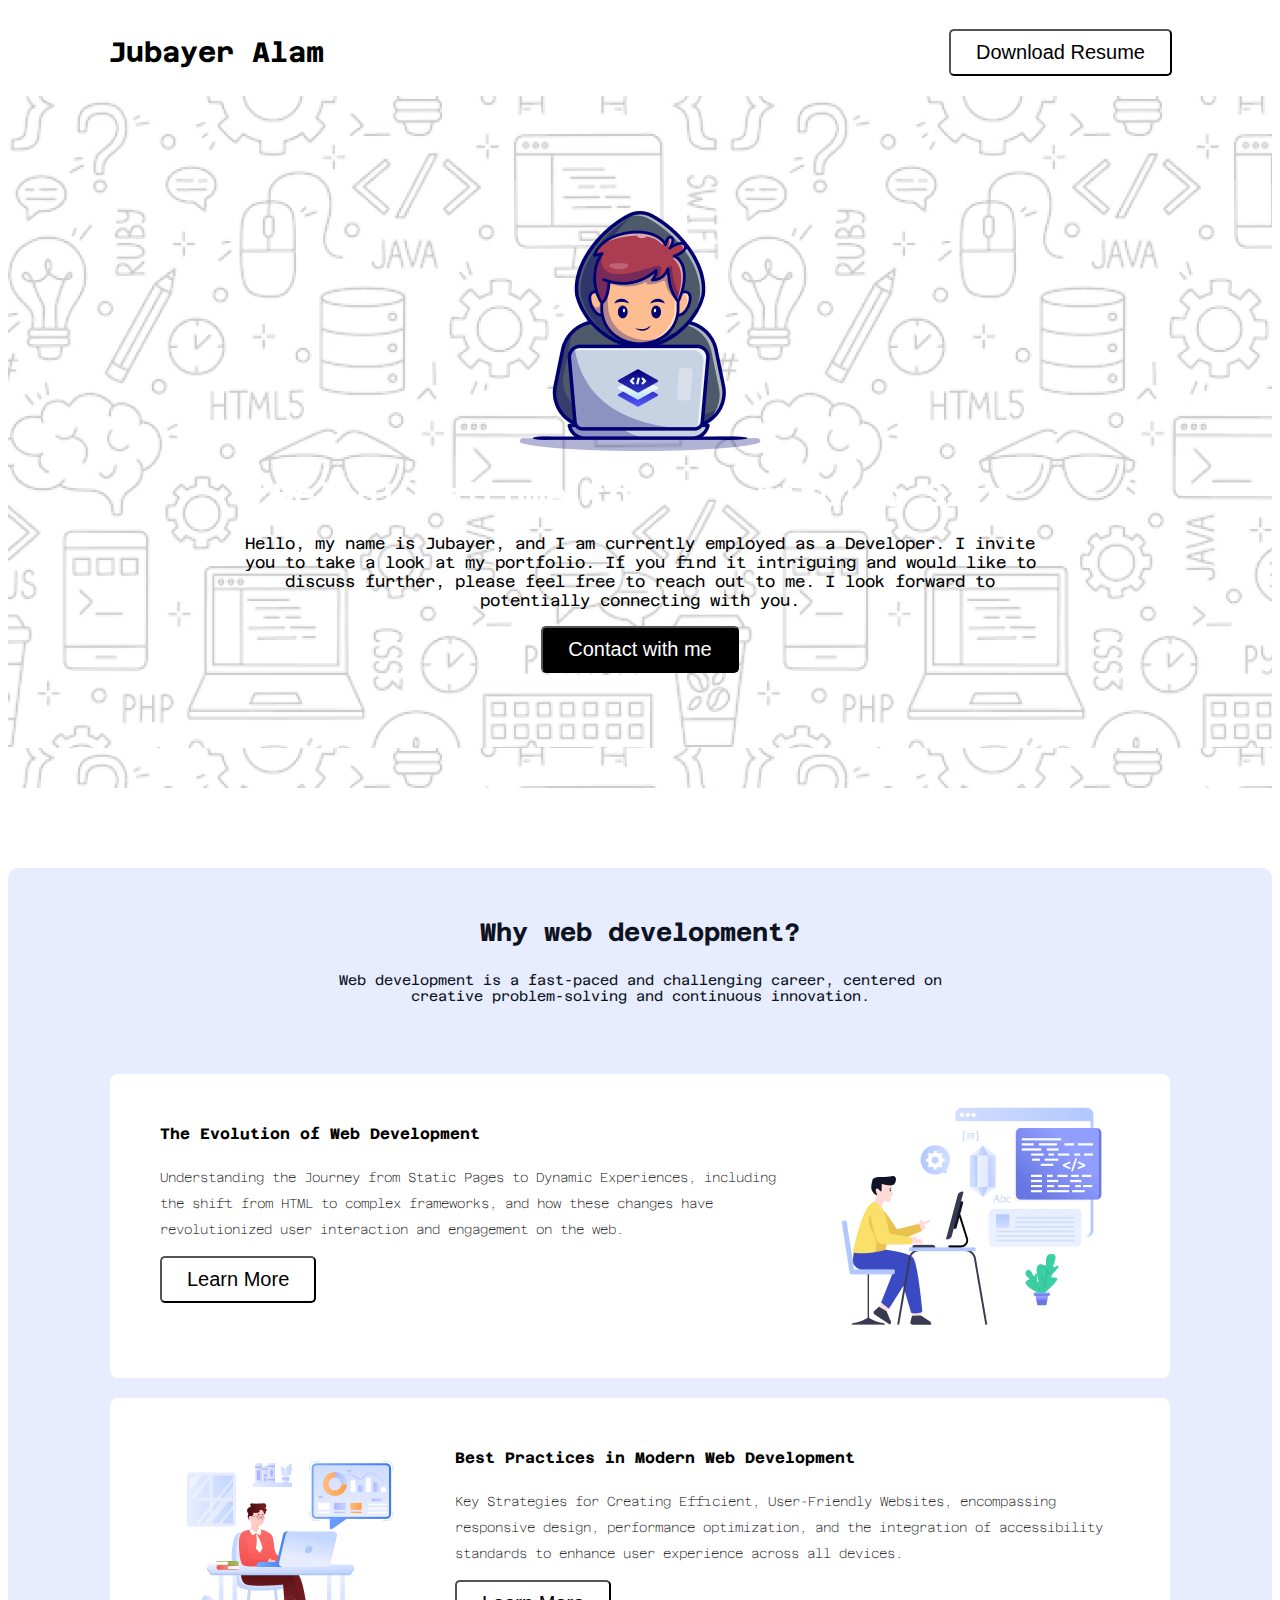
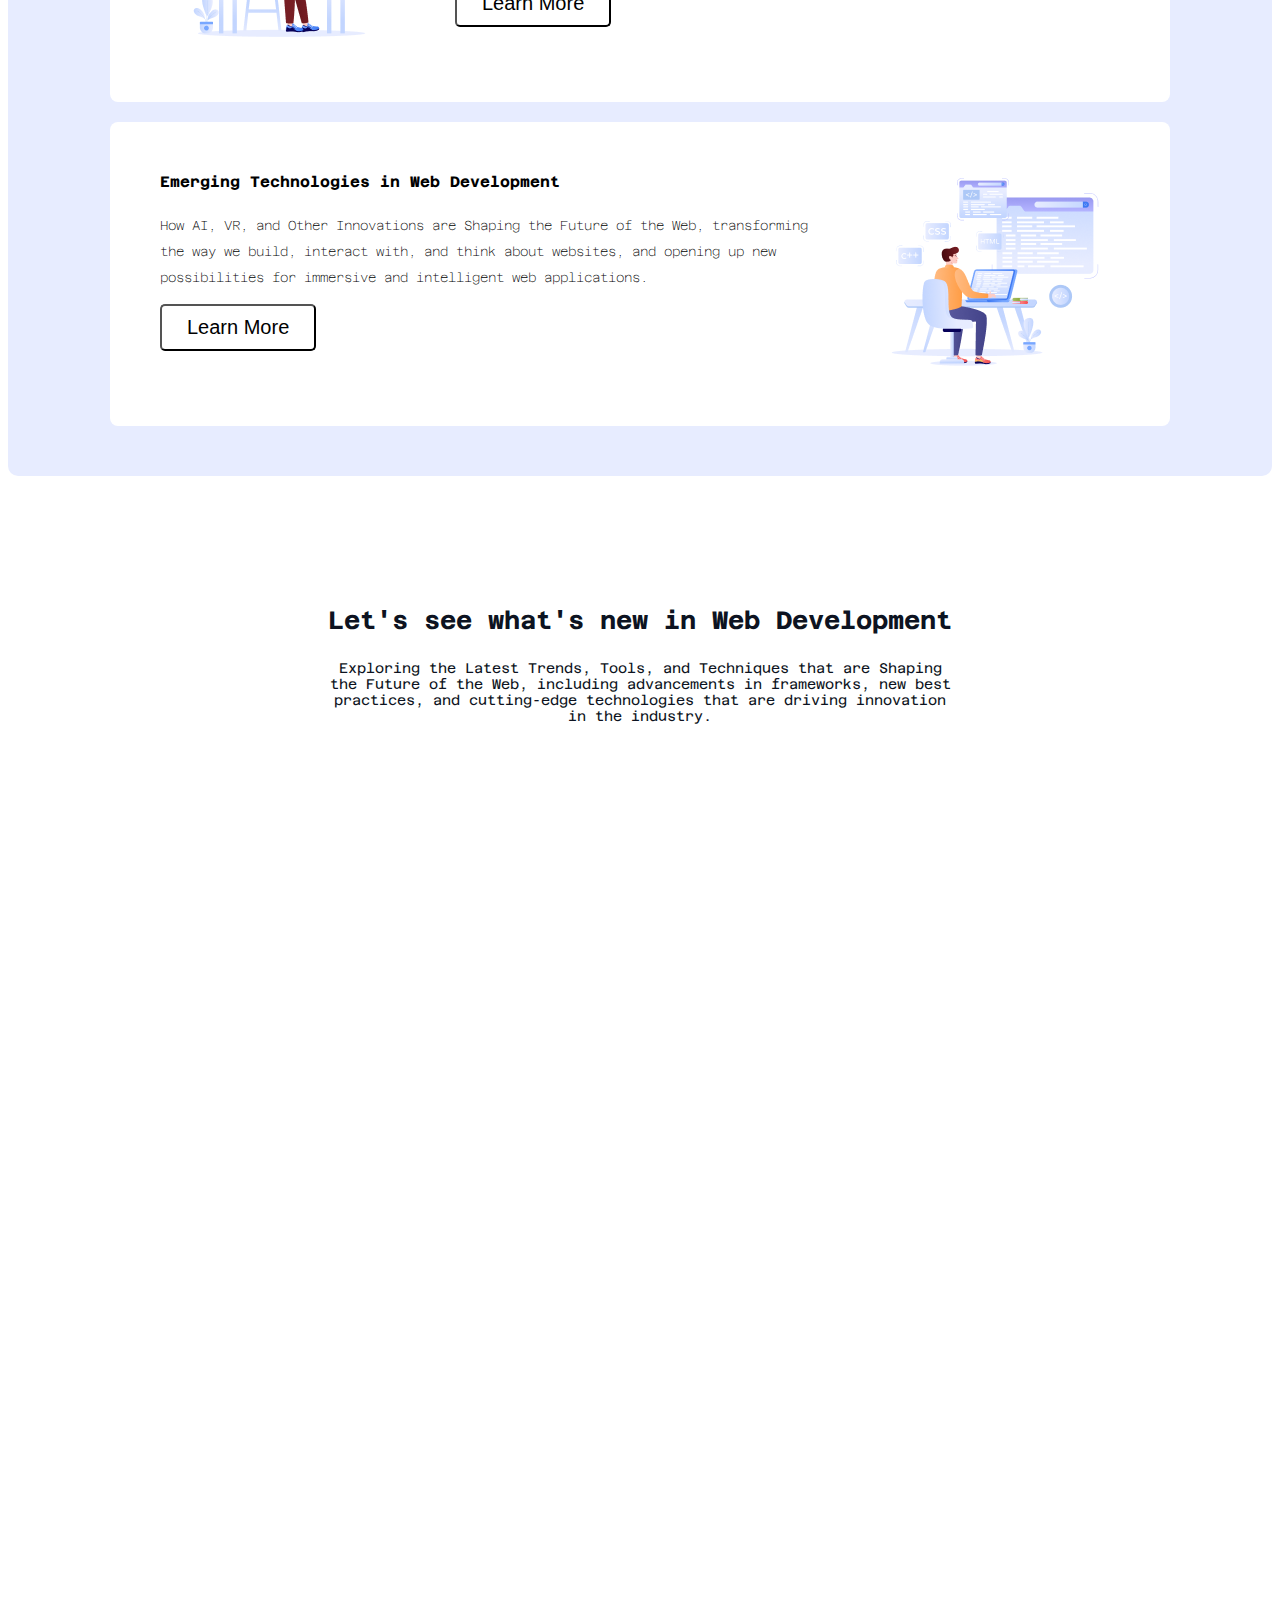
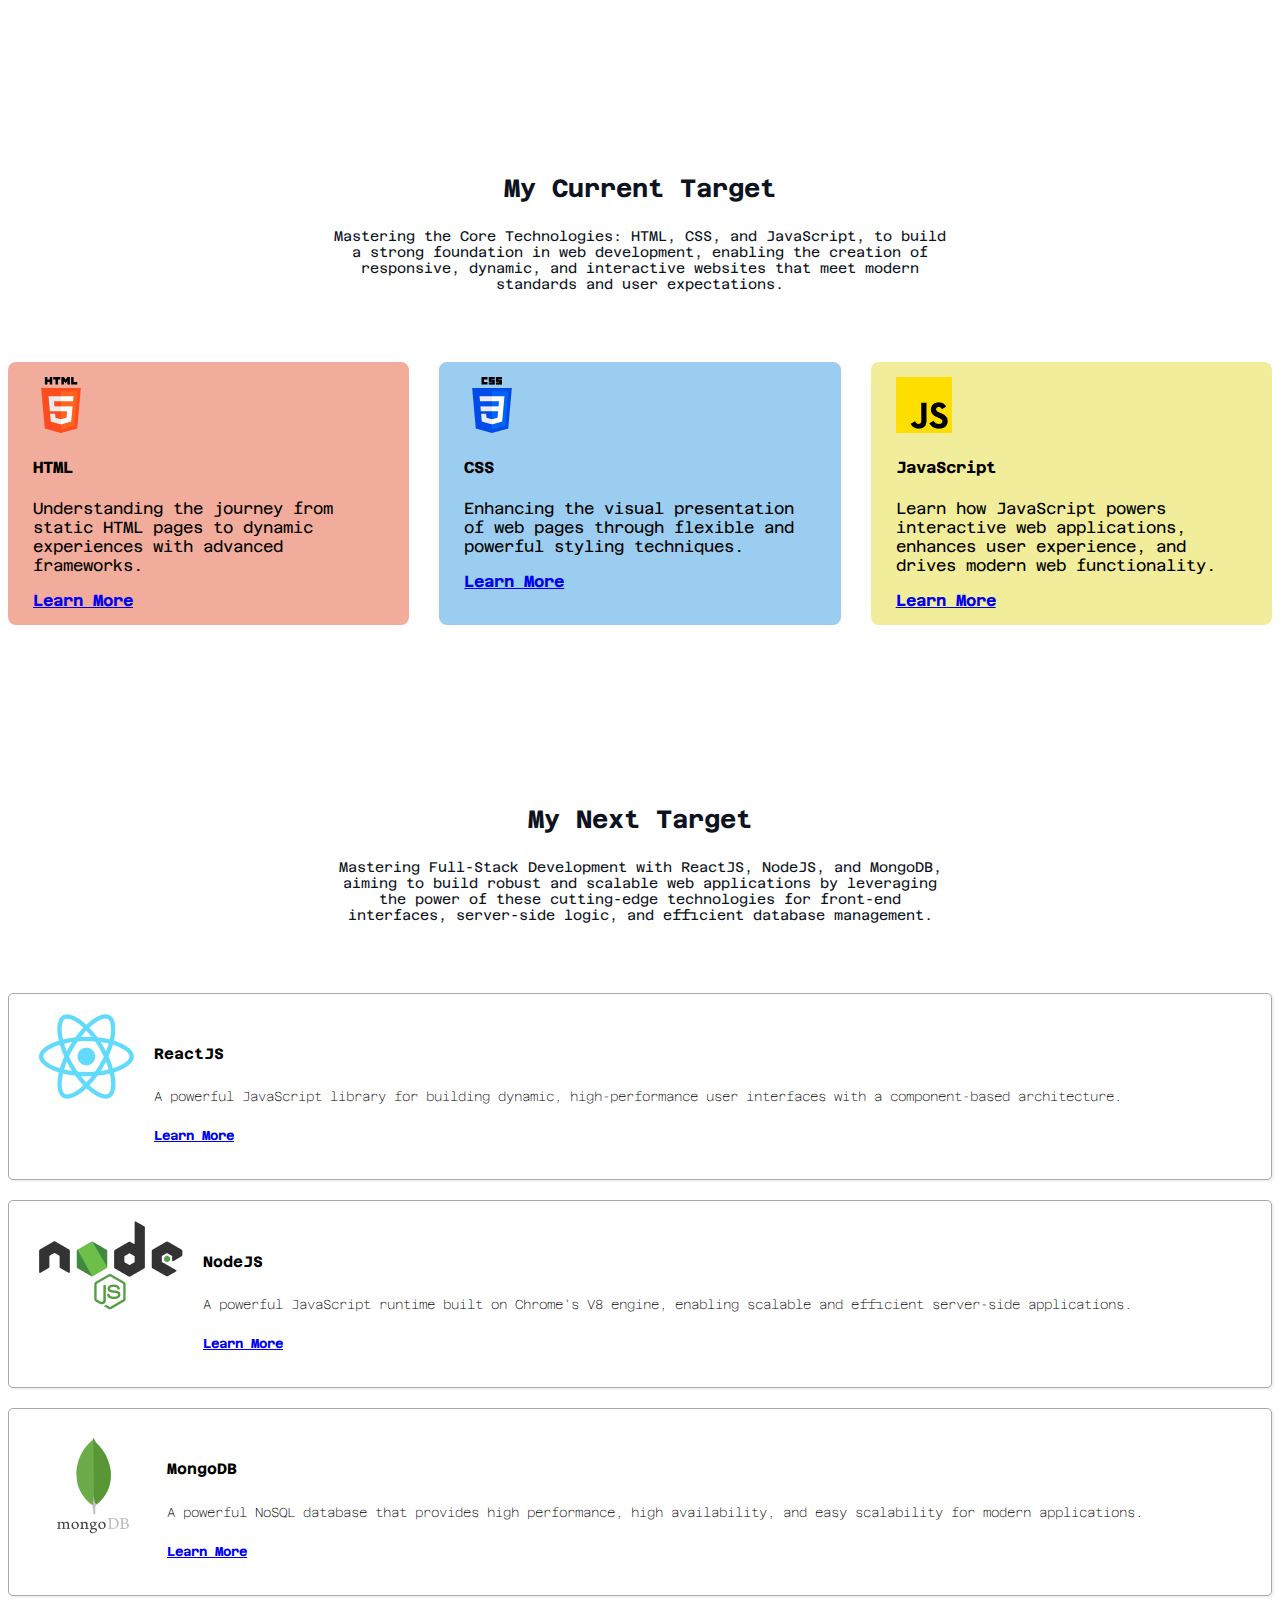
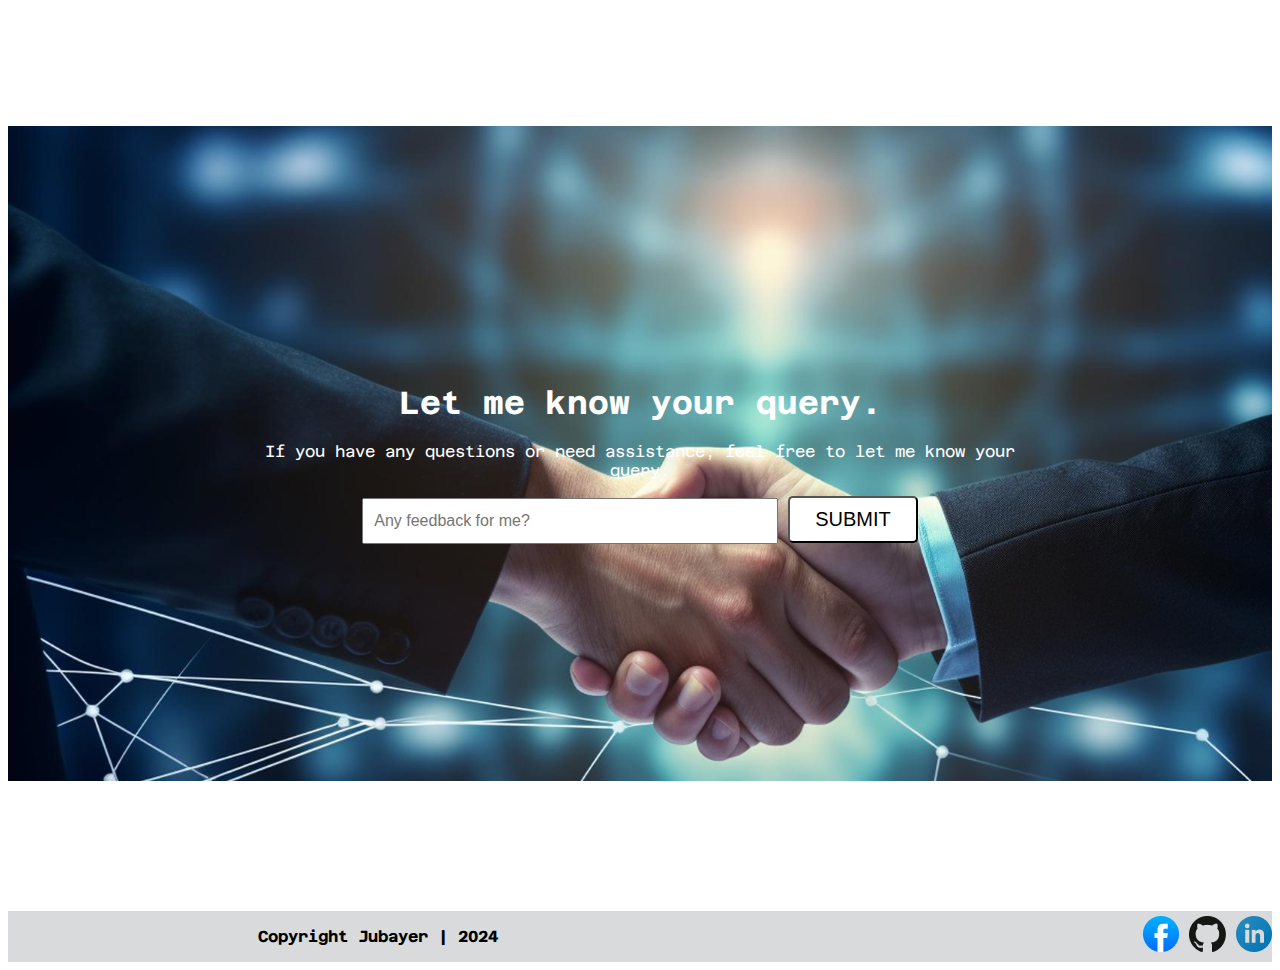
<file: index.html>
<!DOCTYPE html>
<html lang="en">
<!-- Head Related Information -->
<head>
    <meta charset="UTF-8">
    <meta name="viewport" content="width=device-width, initial-scale=1.0">
    <title>Jubayer Alam</title>
    <link rel="preconnect" href="https://fonts.googleapis.com">
    <link rel="preconnect" href="https://fonts.gstatic.com" crossorigin>
    <link href="https://fonts.googleapis.com/css2?family=Azeret+Mono:ital,wght@0,100..900;1,100..900&display=swap" rel="stylesheet">
    <link rel="icon" href="images/favicon.png" type="images/x-icon">
    <link rel="stylesheet" href="styles/portfolio.css">
</head>
<!-- Body Related Information -->
<body class="azeret-mono-title ">
    <!-- Header Related Information -->
    <header class="header">
        <!-- Nav Related Information -->
        <nav>
            <h3 class="nav-title">Jubayer Alam</h3>
            <ul>
                <li><a href="https://cdn.seeklearning.com.au/files/career-advice/SEEK-resume-template-1.docx"><button class="btn-primary">Download Resume</button></a></li>
            </ul>
        </nav>
        <!-- Banner Related Information -->
        <div class="banner">
            <div class="banner-content">
                <img src="images/Group.png" alt="group_photo">
                <h1>"Hello! Welcome to my Portfolio Site"</h1>
                <p>Hello, my name is Jubayer, and I am currently employed as a Developer. I invite you to take a look at my portfolio. If you find it intriguing and would like to discuss further, please feel free to reach out to me. I look forward to potentially connecting with you.</p>
                <a href="#bottom"><button class="btn-contact-me">Contact with me</button></a>
            </div>
        </div>
    </header>
    <!-- Main Related Information -->
    <main>
        <!-- Why Web Development Section Related Information -->
        <section class="section-info secondary-bg">
            <h3 class="section-title">Why web development?</h3>
            <p class="section-description">Web development is a fast-paced and challenging career, centered on creative problem-solving and continuous innovation.</p>
            <!-- Why Web Development Three Card Related Information -->
            <div class="info-card-section">
                <div class="info-card">
                    <div class="info-card-content">
                        <h3>The Evolution of Web Development</h3>
                        <p>Understanding the Journey from Static Pages to Dynamic Experiences, including the shift from HTML to complex frameworks, and how these changes have revolutionized user interaction and engagement on the web.</p>
                        <a href="https://medium.com/@Abhishek-Tiwari/the-history-and-evolution-of-web-development-from-html-to-the-modern-web-982e3f90e891" target="_blank"><button class="btn-primary">Learn More</button></a>
                    </div>
                    <div class="info-card-image">
                        <img src="images/Layer_1.png" alt="layer_1_image">
                    </div>
                </div>
                <div class="info-card">
                    <div class="info-card-image">
                        <img src="images/Group 3.png" alt="group_3_image">
                    </div>
                    <div class="info-card-content">
                        <h3>Best Practices in Modern Web Development</h3>
                        <p>Key Strategies for Creating Efficient, User-Friendly Websites, encompassing responsive design, performance optimization, and the integration of accessibility standards to enhance user experience across all devices.</p>
                        <a href="https://www.tatvasoft.com/outsourcing/2022/10/web-development-best-practices.html" target="_blank"><button class="btn-primary">Learn More</button></a>
                    </div>
                </div>
                <div class="info-card">
                    <div class="info-card-content">
                        <h3>Emerging Technologies in Web Development</h3>
                        <p>How AI, VR, and Other Innovations are Shaping the Future of the Web, transforming the way we build, interact with, and think about websites, and opening up new possibilities for immersive and intelligent web applications.</p>
                        <a href="https://www.globalmediainsight.com/blog/web-development-trends/" target="_blank"><button class="btn-primary">Learn More</button></a>
                    </div>
                    <div class="info-card-image">
                        <img src="images/Group 4.png" alt="group_4_image">
                    </div>
                </div>
            </div>
        </section>
        <!-- Youtube Video Section Related Information -->
        <section class="section-info">
            <h3 class="section-title">Let's see what's new in Web Development</h3>
            <p class="section-description">Exploring the Latest Trends, Tools, and Techniques that are Shaping the Future of the Web, including advancements in frameworks, new best practices, and cutting-edge technologies that are driving innovation in the industry.</p>
            <!-- iFrame Related Information -->
            <div class="iFrame-section">
                <iframe width="1400" height="800" src="https://www.youtube.com/embed/NWnBxQjssvQ?si=yeGdZ3EBjBi8bO-a" title="YouTube video player" frameborder="0" allow="accelerometer; autoplay; clipboard-write; encrypted-media; gyroscope; picture-in-picture; web-share" referrerpolicy="strict-origin-when-cross-origin" allowfullscreen></iframe>
            </div>
        </section>
        <!-- Current Target Section Related Information -->
        <section class="section-info">
            <h3 class="section-title">My Current Target</h3>
            <p class="section-description">Mastering the Core Technologies: HTML, CSS, and JavaScript, to build a strong foundation in web development, enabling the creation of responsive, dynamic, and interactive websites that meet modern standards and user expectations.</p>
            <!-- Current Target Skills Container Related Information -->
            <div class="current-target-container">
                <div style="background-color: #f1ac9b;" class="current-target">
                    <img src="images/html.png" alt="html_logo">
                    <h4>HTML</h4>
                    <p>Understanding the journey from static HTML pages to dynamic experiences with advanced frameworks.</p>
                    <a href="https://www.w3schools.com/html/" target="_blank">Learn More</a>
                </div>
                <div style="background-color: #9acdef;" class="current-target">
                    <img src="images/css.png" alt="css_logo">
                    <h4>CSS</h4>
                    <p>Enhancing the visual presentation of web pages through flexible and powerful styling techniques.</p>
                    <a href="https://www.w3schools.com/css/" target="_blank">Learn More</a>
                </div>
                <div style="background-color: #f1ed9b;" class="current-target">
                    <img src="images/js.png" alt="js_logo">
                    <h4>JavaScript</h4>
                    <p>Learn how JavaScript powers interactive web applications, enhances user experience, and drives modern web functionality.</p>
                    <a href="https://www.w3schools.com/js/" target="_blank">Learn More</a>
                </div>
            </div>
        </section>
        <!-- Next Target Section Related Information -->
        <section class="section-info">
            <h3 class="section-title">My Next Target</h3>
            <p class="section-description">Mastering Full-Stack Development with ReactJS, NodeJS, and MongoDB, aiming to build robust and scalable web applications by leveraging the power of these cutting-edge technologies for front-end interfaces, server-side logic, and efficient database management.</p>
            <!-- Next Target Skills Container Related Information -->
            <div class="next-target-container">
                <div class="next-target">
                    <div class="next-target-image">
                        <img src="images/react.png" alt="reactJS_logo">
                    </div>
                    <div class="next-target-content">
                        <h3>ReactJS</h3>
                        <p>A powerful JavaScript library for building dynamic, high-performance user interfaces with a component-based architecture.</p>
                        <a href="https://react.dev/" target="_blank">Learn More</a>
                    </div>
                </div>
                <div class="next-target">
                    <div class="next-target-image">
                        <img src="images/nodejs.png" alt="nodeJS_logo">
                    </div>
                    <div class="next-target-content">
                        <h3>NodeJS</h3>
                        <p>A powerful JavaScript runtime built on Chrome's V8 engine, enabling scalable and efficient server-side applications.</p>
                        <a href="https://nodejs.org/en" target="_blank">Learn More</a>
                    </div>
                </div>
                <div class="next-target">
                    <div class="next-target-image">
                        <img src="images/mongodb.png" alt="MongoDB_logo">
                    </div>
                    <div class="next-target-content">
                        <h3>MongoDB</h3>
                        <p>A powerful NoSQL database that provides high performance, high availability, and easy scalability for modern applications.</p>
                        <a href="https://www.mongodb.com/" target="_blank">Learn More</a>
                    </div>
                </div>
            </div>
        </section>
         <!-- Support Related Information -->
        <section>
            <div class="support">
                <div class="support-content">
                    <h1>Let me know your query.</h1>
                    <p>If you have any questions or need assistance, feel free to let me know your query.</p>
                    <div class="support-input">
                        <input type="text" class="support-input-field" placeholder="Any feedback for me?">
                        <button class="btn-primary">SUBMIT</button>
                    </div>
                </div>
            </div>
        </section>
    </main>
    <!-- Footer Related Information -->
     <footer class="footer-bg">
        <div id="bottom" class="footer-content">
            <p>Copyright Jubayer | 2024</p>
            <div class="footer-image">
                <a href="https://www.facebook.com/" target="_blank"><img src="images/facebook.png" alt="facebook_logo"></a>
                <a href="https://github.com/" target="_blank"><img src="images/github.png" alt="github_logo"></a>
                <a href="https://www.linkedin.com/feed/" target="_blank"><img src="images/linkedin-icon 1.png" alt="linkedin_logo"></a>
            </div>
        </div>
     </footer>
</body>
</html>
</file>
<file: styles/portfolio.css>
.azeret-mono-title 
{
  font-family: "Azeret Mono", monospace;
  font-optical-sizing: auto;
}

/* nav Styles */
nav
{
    display: flex;
    align-items: center;
    justify-content: space-between;
    margin: 0 100px;
}

.nav-title
{
    font-weight: bolder;
    font-size: 28px;
}

nav ul li
{
    list-style: none;
}

/* button Styles */
.btn-primary
{
    background-color: white;
    font-weight: 300;
    font-size: 20px;
    color: black;
    padding: 10px 25px;
    border-radius: 5px;
}

.btn-contact-me
{
    background-color: black;
    font-weight: 300;
    font-size: 20px;
    color: white;
    padding: 10px 25px;
    border-radius: 5px;
}

/* banner styles */
.banner {
    background-image: url('../images/Hero-bg.png');
    display: flex;
    justify-content: center;
    align-items: center;
    text-align: center;
    padding: 20px;
    height: 652px;
}

.banner-content 
{
    max-width: 800px;
}

/* section styles */
.secondary-bg
{
    background-color: #E7ECFF;
}

.section-title
{
    font-weight: bolder;
    font-size: 25px;
    color: #0D1321;
    text-align: center;
    margin-top: 32px;
    padding-top: 50px;
}

.section-description
{
    font-weight: normal;
    font-size: 14px;
    color: #0D1321;
    text-align: center;
    padding: 0px 320px;
    margin-bottom: 70px;
}

.section-info
{
    border-radius: 10px;
    max-width: 1400px;
}

main
{
    max-width: 1440px;
    margin: 0 auto;
}

main section
{
    margin-top: 80px;
    margin-bottom: 80px;
    justify-content: center;
    align-items: center;
    padding-bottom: 50px;
}

/* info card section */
.info-card-section
{
    display: flex;
    justify-content: center;
    gap: 20px;
    flex-wrap: wrap;
}

.info-card
{
    background-color: white;
    border-radius: 8px;
    display: flex;
    max-width: 1000px;
    overflow: hidden;
    padding: 20px 30px;
}

.info-card-content
{
    padding: 10px 25px 10px 20px;
    font-weight: 100;
    font-size: 13px;
    line-height: 2.0;
}

.info-card-image
{
    padding: 10px 25px 10px 30px;
}

/* iFrame style */
.iFrame-section
{
    display: flex;
    justify-content: center;
    border: #0D1321;
}

/* current target container style */
.current-target-container
{
    display: flex;
    gap: 30px;
}

.current-target
{
    border-radius: 8px;
    width: 33.33%;
    padding: 15px 25px;
}

.current-target a
{
    font-weight: bold;
}

/* next target container */
.next-target-container
{
    display: flex;
    justify-content: center;
    gap: 20px;
    flex-wrap: wrap;
    border-radius: 10px;
}

.next-target
{
    background-color: white;
    border-radius: 8px;
    display: flex;
    padding: 20px 30px;
    border-radius: 5px;
    box-shadow: 1px 1px 1px 1px rgba(0, 0, 0, 0.06);
    border: 1px solid rgb(168, 168, 168);
    width: 100%;
}

.next-target-content
{
    padding: 10px 25px 10px 20px;
    font-weight: 100;
    font-size: 13px;
    line-height: 2.0;
}

.next-target a
{
    font-weight: bold;
}

/* support section style */
.support {
    background-image: url('../images/handshake.jpg');
    display: flex;
    justify-content: center;
    align-items: center;
    text-align: center;
    max-width: 1400px;
    height: 655px;
}

.support-content p, h1
{
    color: white;
    max-width: 800px;
}

.support-input
{
    max-width: 800px;
}

.support-input-field
{
    width: 400px;
    height: 40px;
    font-size: 16px;
    padding-left: 10px;
}

/* footer styles */
.footer-bg
{
    background-color: #cdced1c3;
}

.footer-bg p
{
    font-weight: bold;
    padding-left: 250px;
}

.footer-content
{
    display: flex;
    justify-content: space-between;
    max-width: 1400px;
    align-items: center;
}
</file>
